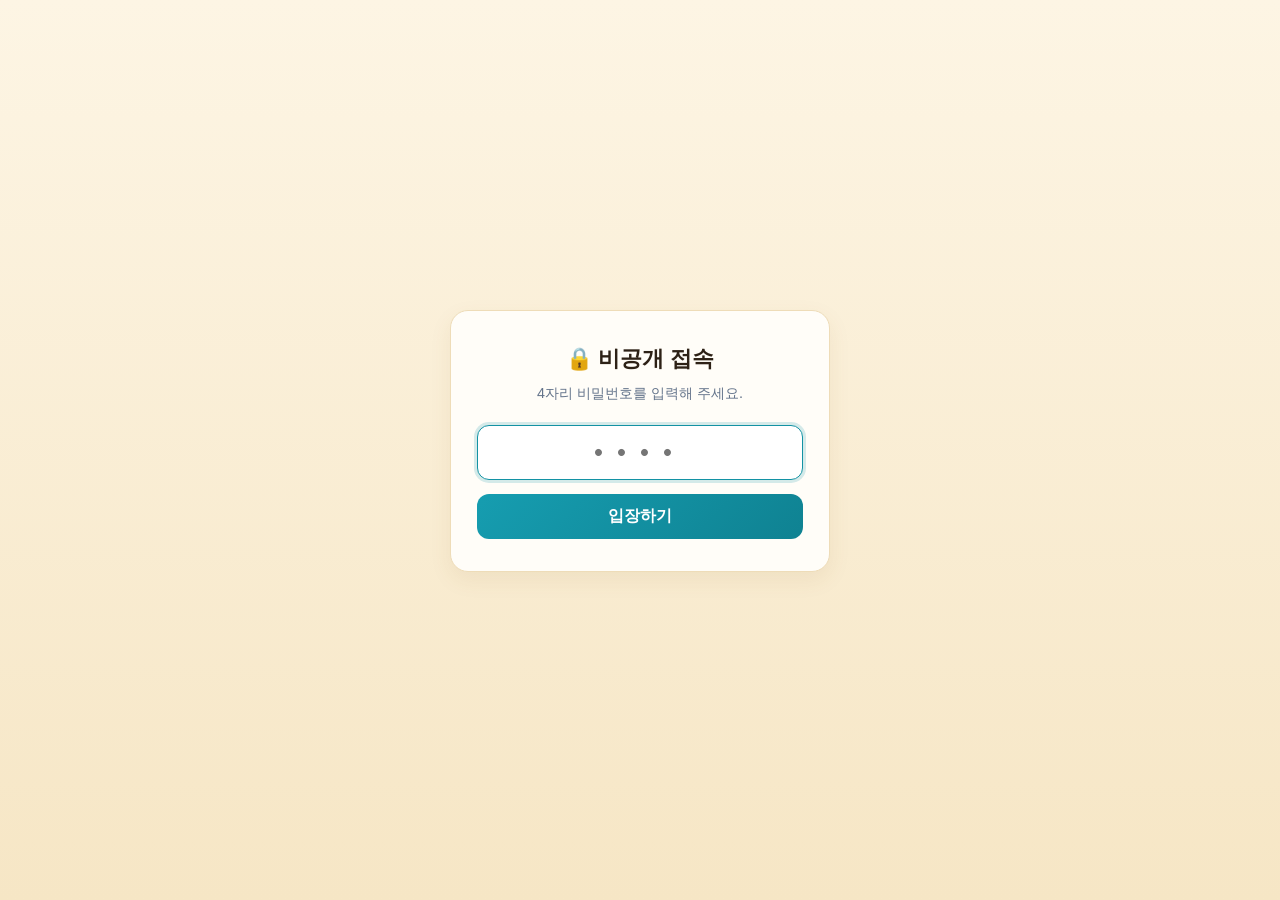
<file: templates/login.html>
<!DOCTYPE html>
<html lang="ko">
<head>
  <meta charset="UTF-8" />
  <meta name="viewport" content="width=device-width, initial-scale=1.0" />
  <title>비공개 접속</title>
  <link rel="icon" type="image/png" href="/static/images/app-icon.png" />
  <link rel="apple-touch-icon" href="/static/images/app-icon.png" />
  <link rel="manifest" href="/static/manifest.json" />
  <meta name="theme-color" content="#d89b32" />
  <link rel="stylesheet" href="/static/style.css" />
  <style>
    body {
      display: flex;
      align-items: center;
      justify-content: center;
      min-height: 100vh;
      padding: 20px;
    }
    .pin-card {
      width: 100%;
      max-width: 380px;
      text-align: center;
      padding: 32px 26px;
    }
    .pin-card h2 {
      font-size: 1.35rem;
      margin-bottom: 8px;
      color: #2d2116;
    }
    .pin-desc {
      font-size: 0.9rem;
      color: #64748b;
      margin-bottom: 20px;
    }
    .pin-input {
      width: 100%;
      text-align: center;
      font-size: 1.6rem;
      letter-spacing: 0.55em;
      padding: 12px 14px;
      border: 1.5px solid #e6d1a7;
      border-radius: 12px;
      margin-bottom: 14px;
      outline: none;
    }
    .pin-input:focus {
      border-color: #1392a4;
      box-shadow: 0 0 0 3px rgba(19, 146, 164, 0.18);
    }
    .pin-submit {
      width: 100%;
      padding: 12px;
      font-size: 1rem;
      font-weight: 700;
      color: #ffffff;
      background: linear-gradient(135deg, #169db0 0%, #0f8292 100%);
      border: none;
      border-radius: 12px;
      cursor: pointer;
    }
    .pin-submit:disabled {
      opacity: 0.6;
      cursor: not-allowed;
    }
    .pin-error {
      margin-top: 14px;
      font-size: 0.88rem;
      color: #b91c1c;
      background-color: #fef2f2;
      border: 1px solid #fecaca;
      border-radius: 8px;
      padding: 10px 12px;
      display: none;
    }
  </style>
</head>
<body>
  <div class="card pin-card">
    <h2>🔒 비공개 접속</h2>
    <p class="pin-desc">4자리 비밀번호를 입력해 주세요.</p>
    <form id="pinForm">
      <input
        type="password"
        id="pinInput"
        class="pin-input"
        inputmode="numeric"
        pattern="[0-9]{4}"
        maxlength="4"
        autocomplete="off"
        placeholder="••••"
        required
        autofocus
      />
      <button type="submit" id="pinSubmitBtn" class="pin-submit">입장하기</button>
    </form>
    <div id="pinError" class="pin-error"></div>
  </div>

  <script>
    const form = document.getElementById("pinForm");
    const input = document.getElementById("pinInput");
    const btn = document.getElementById("pinSubmitBtn");
    const errBox = document.getElementById("pinError");

    form.addEventListener("submit", async (e) => {
      e.preventDefault();
      errBox.style.display = "none";
      btn.disabled = true;

      try {
        const res = await fetch("/api/auth/login", {
          method: "POST",
          headers: { "Content-Type": "application/json" },
          body: JSON.stringify({ pin: input.value.trim() })
        });
        const data = await res.json();
        if (res.ok) {
          window.location.href = "/";
          return;
        }
        errBox.textContent = data.error || "접속할 수 없습니다.";
        errBox.style.display = "block";
        input.value = "";
        input.focus();
      } catch (err) {
        errBox.textContent = "서버 연결에 실패했습니다.";
        errBox.style.display = "block";
      } finally {
        btn.disabled = false;
      }
    });
  </script>
</body>
</html>
</file>
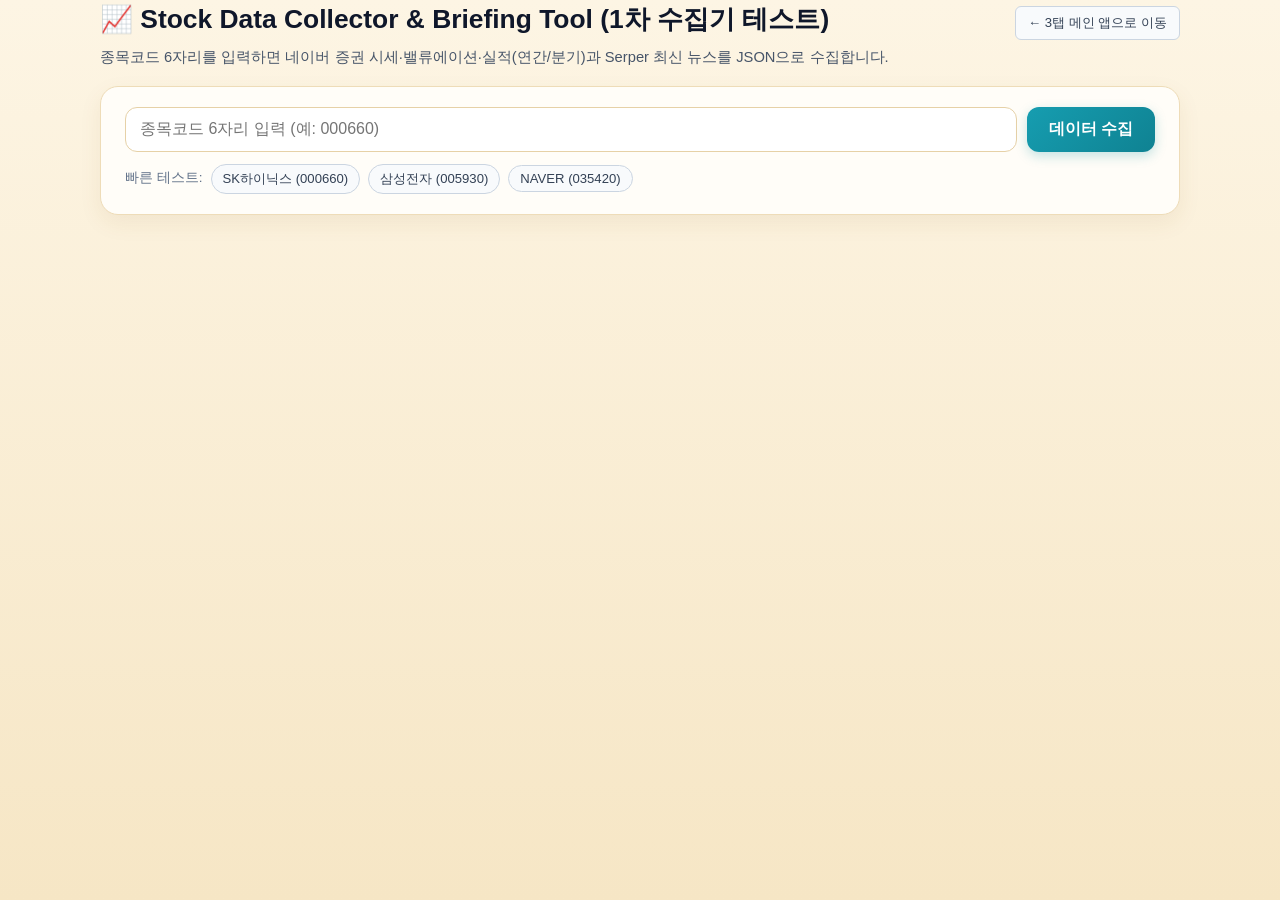
<file: templates/test_collector.html>
<!DOCTYPE html>
<html lang="ko">
<head>
  <meta charset="UTF-8" />
  <meta name="viewport" content="width=device-width, initial-scale=1.0" />
  <title>Stock Data Collector &amp; Briefing Tool</title>
  <link rel="stylesheet" href="/static/style.css" />
</head>
<body>
  <div class="container">
    <header class="page-header">
      <div style="display:flex; justify-content:space-between; align-items:center; flex-wrap:wrap; gap:8px;">
        <h1>📈 Stock Data Collector &amp; Briefing Tool (1차 수집기 테스트)</h1>
        <a href="/" class="secondary-btn" style="text-decoration:none;">← 3탭 메인 앱으로 이동</a>
      </div>
      <p class="subtitle">종목코드 6자리를 입력하면 네이버 증권 시세·밸류에이션·실적(연간/분기)과 Serper 최신 뉴스를 JSON으로 수집합니다.</p>
    </header>

    <!-- 검색 영역 -->
    <section class="card search-section">
      <form id="searchForm" class="search-form">
        <input
          type="text"
          id="stockCodeInput"
          maxlength="6"
          placeholder="종목코드 6자리 입력 (예: 000660)"
          autocomplete="off"
        />
        <button type="submit" id="searchBtn">데이터 수집</button>
      </form>
      <div class="quick-examples">
        <span>빠른 테스트:</span>
        <button type="button" class="chip-btn" data-code="000660">SK하이닉스 (000660)</button>
        <button type="button" class="chip-btn" data-code="005930">삼성전자 (005930)</button>
        <button type="button" class="chip-btn" data-code="035420">NAVER (035420)</button>
      </div>
    </section>

    <!-- 로딩 및 에러 표시 영역 -->
    <div id="loadingBox" class="loading-box hidden">
      ⏳ 네이버 증권 데이터와 최신 뉴스를 수집하고 있습니다...
    </div>

    <div id="errorBanner" class="error-banner hidden"></div>

    <!-- 수집 결과 영역 -->
    <main id="resultSection" class="result-section hidden">
      <!-- 1. 기업 프로필 및 현재 시세 -->
      <section class="card">
        <div class="stock-header" id="stockHeader">
          <div>
            <span class="badge-market" id="stockMarket">-</span>
            <h2 id="stockName">-</h2>
            <span class="stock-code" id="stockCode">-</span>
          </div>
          <div class="price-main">
            <strong id="currentPrice" class="current-price">-</strong>
            <span id="priceChange" class="price-change">-</span>
          </div>
        </div>

        <div class="info-grid" id="priceGrid"></div>
      </section>

      <!-- 2. 투자정보 & 밸류에이션 / 동종업종 -->
      <section class="card">
        <div class="section-title-row">
          <h3>📊 투자정보 &amp; 밸류에이션</h3>
          <span class="unit-note" id="consensusDateNote"></span>
        </div>
        <div class="info-grid" id="valuationGrid"></div>

        <div class="peers-box">
          <h4>동일업종 주요 종목 비교</h4>
          <div id="peersList" class="peers-list"></div>
        </div>
      </section>

      <!-- 3. 기업실적분석 (연간 / 분기 분리) -->
      <section class="card">
        <div class="section-title-row">
          <h3>📑 기업실적분석 (시계열)</h3>
          <span class="unit-note">단위: 억원 (비율: %, 주당지표: 원/배) · <span class="badge-consensus">추정(E)</span></span>
        </div>

        <h4 class="table-subtitle">연간 실적 (Annual)</h4>
        <div class="table-wrap">
          <table class="finance-table">
            <thead>
              <tr>
                <th>기간</th>
                <th>매출액</th>
                <th>영업이익</th>
                <th>당기순이익</th>
                <th>영업이익률</th>
                <th>ROE(%)</th>
                <th>부채비율</th>
                <th>EPS(원)</th>
                <th>PER(배)</th>
                <th>PBR(배)</th>
                <th>배당금(원)</th>
              </tr>
            </thead>
            <tbody id="annualTableBody"></tbody>
          </table>
        </div>

        <h4 class="table-subtitle">분기 실적 (Quarterly)</h4>
        <div class="table-wrap">
          <table class="finance-table">
            <thead>
              <tr>
                <th>기간</th>
                <th>매출액</th>
                <th>영업이익</th>
                <th>당기순이익</th>
                <th>영업이익률</th>
                <th>ROE(%)</th>
                <th>부채비율</th>
                <th>EPS(원)</th>
                <th>PER(배)</th>
                <th>PBR(배)</th>
                <th>배당금(원)</th>
              </tr>
            </thead>
            <tbody id="quarterlyTableBody"></tbody>
          </table>
        </div>
      </section>

      <!-- 4. 최신 관련 뉴스 (Serper API) -->
      <section class="card">
        <div class="section-title-row">
          <h3>📰 최신 관련 뉴스 (Serper News API)</h3>
          <span class="unit-note" id="newsCountNote"></span>
        </div>
        <ul id="newsList" class="news-list"></ul>
      </section>

      <!-- 5. 챗봇 전달용 원본 JSON 확인 -->
      <section class="card">
        <div class="section-title-row">
          <h3>📦 수집된 원본 JSON (챗봇 전달용)</h3>
          <button type="button" id="rawJsonToggle" class="secondary-btn">JSON 펼치기 / 접기</button>
        </div>
        <pre id="rawJsonOutput" class="raw-json hidden"></pre>
      </section>
    </main>
  </div>

  <script src="/static/test_collector.js"></script>
</body>
</html>
</file>
<file: static/style.css>
* {
  box-sizing: border-box;
  margin: 0;
  padding: 0;
}

body {
  font-family: -apple-system, BlinkMacSystemFont, "Segoe UI", Roboto, "Noto Sans KR", sans-serif;
  background-color: #f1f5f9;
  color: #1e293b;
  line-height: 1.5;
  padding: 24px 16px 48px;
}

.container {
  max-width: 1080px;
  margin: 0 auto;
}

.page-header {
  margin-bottom: 20px;
}

.page-header h1 {
  font-size: 1.65rem;
  font-weight: 700;
  color: #0f172a;
  margin-bottom: 6px;
}

.subtitle {
  font-size: 0.92rem;
  color: #475569;
}

.card {
  background-color: #ffffff;
  border: 1px solid #e2e8f0;
  border-radius: 12px;
  padding: 20px 24px;
  margin-bottom: 18px;
  box-shadow: 0 1px 3px rgba(15, 23, 42, 0.05);
}

.hidden {
  display: none !important;
}

/* 분석/로딩 중 마우스 커서 표시 */
body.is-loading,
body.is-loading * {
  cursor: progress !important;
}

/* 중복 클릭 방지 전역 로딩 인디케이터 오버레이 */
.global-loading-overlay {
  position: fixed;
  inset: 0;
  z-index: 9999;
  display: flex;
  align-items: center;
  justify-content: center;
  background-color: rgba(253, 245, 228, 0.72);
  backdrop-filter: blur(3px);
  pointer-events: all;
}

.global-loading-card {
  display: flex;
  flex-direction: column;
  align-items: center;
  gap: 12px;
  max-width: 420px;
  width: 90%;
  padding: 24px 28px;
  background-color: #fffdf8;
  border: 1.5px solid #e6d0a4;
  border-radius: 18px;
  box-shadow: 0 14px 34px rgba(130, 86, 20, 0.2);
}

.global-loading-tip {
  font-size: 0.85rem;
  font-weight: 500;
  color: #0e7482;
  background-color: #f0fdfa;
  border: 1px solid #cceef3;
  border-radius: 10px;
  padding: 9px 14px;
  text-align: center;
  line-height: 1.5;
  width: 100%;
}

.loading-spinner {
  width: 38px;
  height: 38px;
  border: 4px solid #d5f2f6;
  border-top-color: #1392a4;
  border-radius: 50%;
  animation: spinLoader 0.8s linear infinite;
}

.global-loading-text {
  font-size: 0.95rem;
  font-weight: 600;
  color: #2d2116;
  text-align: center;
}

@keyframes spinLoader {
  to { transform: rotate(360deg); }
}

/* 검색 영역 */
.search-form {
  display: flex;
  gap: 10px;
}

.search-form input {
  flex: 1;
  padding: 12px 14px;
  font-size: 1rem;
  border: 1px solid #cbd5e1;
  border-radius: 8px;
  outline: none;
}

.search-form input:focus {
  border-color: #2563eb;
  box-shadow: 0 0 0 3px rgba(37, 99, 235, 0.15);
}

.search-form button {
  padding: 12px 22px;
  font-size: 0.98rem;
  font-weight: 600;
  color: #ffffff;
  background-color: #2563eb;
  border: none;
  border-radius: 8px;
  cursor: pointer;
}

.search-form button:hover {
  background-color: #1d4ed8;
}

.search-form button:disabled {
  background-color: #94a3b8;
  cursor: not-allowed;
}

.quick-examples {
  display: flex;
  align-items: center;
  flex-wrap: wrap;
  gap: 8px;
  margin-top: 12px;
  font-size: 0.85rem;
  color: #64748b;
}

.chip-btn {
  padding: 5px 11px;
  font-size: 0.82rem;
  background-color: #f8fafc;
  color: #334155;
  border: 1px solid #cbd5e1;
  border-radius: 999px;
  cursor: pointer;
}

.chip-btn:hover {
  background-color: #e2e8f0;
}

/* 관심종목 고정 버튼 및 고정 바 */
.chip-group {
  display: inline-flex;
  align-items: center;
  border: 1px solid #cbd5e1;
  border-radius: 999px;
  background-color: #f8fafc;
  overflow: hidden;
}

.chip-group .chip-btn {
  border: none;
  border-radius: 0;
  background-color: transparent;
}

.chip-group .chip-btn:hover {
  background-color: #e2e8f0;
}

.pin-btn {
  border: none;
  border-left: 1px solid #e2e8f0;
  background-color: transparent;
  padding: 5px 8px;
  font-size: 0.78rem;
  cursor: pointer;
  opacity: 0.55;
  transition: all 0.15s ease;
}

.pin-btn:hover {
  opacity: 1;
  background-color: #e2e8f0;
}

.pin-btn.pinned {
  opacity: 1;
  background-color: #dbeafe;
  color: #1d4ed8;
}

.pinned-row {
  padding: 8px 12px;
  background-color: #fefce8;
  border: 1px solid #fde68a;
  border-radius: 8px;
}

.pinned-list {
  display: flex;
  flex-wrap: wrap;
  gap: 8px;
  align-items: center;
}

.pinned-chip-group {
  border-color: #f59e0b;
  background-color: #ffffff;
}

/* 탭 4: 주린이를 위한 한줄 정리 */
.oneline-summary-box {
  padding: 16px 18px;
  background: linear-gradient(135deg, #eff6ff 0%, #f0fdf4 100%);
  border: 1px solid #bfdbfe;
  border-left: 4px solid #2563eb;
  border-radius: 10px;
  font-size: 0.96rem;
  color: #0f172a;
  line-height: 1.65;
  margin-bottom: 16px;
}

.average-price-box {
  background-color: #f8fafc;
  border: 1px solid #e2e8f0;
  border-radius: 10px;
  padding: 14px 18px;
}

.average-price-list {
  list-style: none;
  padding: 0;
  margin: 0;
  display: grid;
  grid-template-columns: repeat(3, 1fr);
  gap: 12px;
}

.avg-item {
  display: flex;
  flex-direction: column;
  gap: 4px;
  padding: 8px 12px;
  background-color: #ffffff;
  border: 1px solid #e2e8f0;
  border-radius: 8px;
}

.avg-label {
  font-size: 0.8rem;
  color: #64748b;
  font-weight: 500;
}

.avg-value {
  font-size: 1.15rem;
  font-weight: 700;
  color: #0f172a;
}

.avg-value.up {
  color: #dc2626;
}

.avg-value.down {
  color: #2563eb;
}

.summary-table td:first-child {
  font-weight: 600;
  color: #475569;
  white-space: nowrap;
}

.summary-table td:last-child {
  text-align: left;
  color: #334155;
}

.avg-edit-form {
  display: flex;
  flex-wrap: wrap;
  gap: 8px;
  margin-top: 10px;
}

.avg-edit-form input {
  flex: 1;
  min-width: 140px;
  padding: 8px 10px;
  border: 1px solid #cbd5e1;
  border-radius: 6px;
  font-size: 0.88rem;
}

.avg-edit-form button {
  padding: 8px 16px;
  background-color: #2563eb;
  color: #ffffff;
  border: none;
  border-radius: 6px;
  font-weight: 600;
  cursor: pointer;
}

/* 설명 수준 선택 버튼 (초급 / 중급 / 고급) */
.level-selector {
  display: flex;
  align-items: center;
  flex-wrap: wrap;
  gap: 8px;
  margin-top: 10px;
}

.level-label {
  font-size: 0.85rem;
  font-weight: 600;
  color: #475569;
}

.level-btn {
  padding: 5px 14px;
  font-size: 0.85rem;
  font-weight: 600;
  background-color: #f8fafc;
  color: #475569;
  border: 1px solid #cbd5e1;
  border-radius: 999px;
  cursor: pointer;
  transition: all 0.15s ease;
}

.level-btn:hover {
  background-color: #e2e8f0;
  color: #0f172a;
}

.level-btn.active {
  background-color: #2563eb;
  color: #ffffff;
  border-color: #2563eb;
  box-shadow: 0 1px 3px rgba(37, 99, 235, 0.25);
}

/* 네이버 금융 스타일 컨센서스 위젯 */
.consensus-widget {
  margin-top: 18px;
  padding: 16px 18px;
  background-color: #ffffff;
  border: 1px solid #e2e8f0;
  border-radius: 10px;
  max-width: 420px;
}

.consensus-header {
  margin-bottom: 12px;
}

.consensus-title-link {
  display: inline-flex;
  align-items: center;
  gap: 4px;
  font-size: 1rem;
  font-weight: 700;
  color: #0f172a;
  text-decoration: none;
}

.consensus-title-link:hover {
  color: #2563eb;
}

.consensus-graph {
  display: grid;
  grid-template-columns: repeat(5, 1fr);
  gap: 8px;
  margin-bottom: 16px;
}

.consensus-step {
  display: flex;
  flex-direction: column;
  align-items: center;
  gap: 6px;
}

.consensus-bar {
  width: 100%;
  height: 26px;
  border-radius: 6px;
  background-color: #dfe3e8;
  display: flex;
  align-items: center;
  justify-content: center;
  transition: background-color 0.2s ease;
}

.consensus-score {
  font-size: 0.85rem;
  font-weight: 700;
  color: #ffffff;
}

.consensus-step-label {
  font-size: 0.78rem;
  color: #64748b;
  font-weight: 500;
}

.consensus-step.active.step-1 .consensus-bar { background-color: #2563eb; }
.consensus-step.active.step-1 .consensus-step-label { color: #2563eb; font-weight: 700; }

.consensus-step.active.step-2 .consensus-bar { background-color: #3b82f6; }
.consensus-step.active.step-2 .consensus-step-label { color: #3b82f6; font-weight: 700; }

.consensus-step.active.step-3 .consensus-bar { background-color: #64748b; }
.consensus-step.active.step-3 .consensus-step-label { color: #475569; font-weight: 700; }

.consensus-step.active.step-4 .consensus-bar { background-color: #f59e0b; }
.consensus-step.active.step-4 .consensus-step-label { color: #d97706; font-weight: 700; }

.consensus-step.active.step-5 .consensus-bar { background-color: #ef4444; }
.consensus-step.active.step-5 .consensus-step-label { color: #dc2626; font-weight: 700; }

.consensus-target-row {
  display: flex;
  justify-content: space-between;
  align-items: baseline;
  margin-bottom: 10px;
}

.consensus-target-label {
  font-size: 0.92rem;
  color: #475569;
  font-weight: 500;
}

.consensus-target-value {
  font-size: 1.35rem;
  font-weight: 700;
  color: #0f172a;
}

.consensus-desc-list {
  list-style: none;
  padding: 0;
  margin: 0;
  font-size: 0.78rem;
  color: #64748b;
  line-height: 1.5;
}

/* 이해도별 데이터 해설 박스 */
.level-guide-box {
  margin-top: 12px;
  padding: 12px 14px;
  background-color: #f8fafc;
  border-left: 3px solid #2563eb;
  border-radius: 6px;
  font-size: 0.85rem;
  color: #334155;
  line-height: 1.55;
}

.level-guide-box .guide-badge {
  display: inline-block;
  font-size: 0.74rem;
  font-weight: 700;
  padding: 2px 8px;
  border-radius: 999px;
  background-color: #dbeafe;
  color: #1d4ed8;
  margin-bottom: 6px;
}

.level-guide-box p {
  margin: 4px 0 0;
}

/* 로딩 및 에러 배너 */
.loading-box {
  background-color: #eff6ff;
  border: 1px solid #bfdbfe;
  color: #1e40af;
  padding: 14px 18px;
  border-radius: 10px;
  margin-bottom: 18px;
  font-weight: 500;
}

.error-banner {
  background-color: #fef2f2;
  border: 1px solid #fecaca;
  color: #b91c1c;
  padding: 14px 18px;
  border-radius: 10px;
  margin-bottom: 18px;
  font-size: 0.92rem;
}

.error-banner ul {
  margin-left: 18px;
  margin-top: 4px;
}

/* 종목 헤더 및 등락 색상 (한국 증시 기준: 상승=빨강, 하락=파랑) */
.stock-header {
  display: flex;
  justify-content: space-between;
  align-items: flex-end;
  flex-wrap: wrap;
  gap: 12px;
  padding-bottom: 16px;
  border-bottom: 1px solid #e2e8f0;
  margin-bottom: 16px;
}

.badge-market {
  display: inline-block;
  font-size: 0.75rem;
  font-weight: 600;
  padding: 2px 8px;
  border-radius: 4px;
  background-color: #e2e8f0;
  color: #334155;
  margin-bottom: 4px;
}

.stock-header h2 {
  display: inline-block;
  font-size: 1.5rem;
  margin-right: 8px;
  vertical-align: middle;
}

.stock-code {
  font-size: 0.95rem;
  color: #64748b;
  font-weight: 500;
}

.price-main {
  text-align: right;
}

.current-price {
  display: block;
  font-size: 1.75rem;
  font-weight: 700;
}

.price-change {
  font-size: 0.95rem;
  font-weight: 600;
}

.up {
  color: #dc2626;
}

.down {
  color: #2563eb;
}

.flat {
  color: #64748b;
}

/* 정보 그리드 */
.section-title-row {
  display: flex;
  justify-content: space-between;
  align-items: center;
  flex-wrap: wrap;
  gap: 8px;
  margin-bottom: 14px;
}

.section-title-row h3 {
  font-size: 1.1rem;
  color: #0f172a;
}

.unit-note {
  font-size: 0.82rem;
  color: #64748b;
}

.info-grid {
  display: grid;
  grid-template-columns: repeat(auto-fill, minmax(180px, 1fr));
  gap: 12px;
}

.metric-box {
  background-color: #f8fafc;
  border: 1px solid #e2e8f0;
  border-radius: 8px;
  padding: 10px 12px;
}

.metric-label {
  display: block;
  font-size: 0.78rem;
  color: #64748b;
  margin-bottom: 4px;
}

.metric-value {
  font-size: 1.02rem;
  font-weight: 600;
  color: #0f172a;
}

/* 동종업종 비교 */
.peers-box {
  margin-top: 18px;
  padding-top: 14px;
  border-top: 1px solid #e2e8f0;
}

.peers-box h4 {
  font-size: 0.92rem;
  color: #334155;
  margin-bottom: 10px;
}

.peers-list {
  display: flex;
  flex-wrap: wrap;
  gap: 8px;
}

.peer-chip {
  background-color: #f8fafc;
  border: 1px solid #cbd5e1;
  border-radius: 8px;
  padding: 6px 12px;
  font-size: 0.85rem;
}

/* 기업실적분석 테이블 */
.table-subtitle {
  font-size: 0.95rem;
  color: #334155;
  margin: 14px 0 8px;
}

.table-wrap {
  overflow-x: auto;
  margin-bottom: 12px;
}

.finance-table {
  width: 100%;
  border-collapse: collapse;
  font-size: 0.86rem;
  white-space: nowrap;
}

.finance-table th,
.finance-table td {
  padding: 9px 10px;
  border-bottom: 1px solid #e2e8f0;
  text-align: right;
}

.finance-table th:first-child,
.finance-table td:first-child {
  text-align: left;
  font-weight: 600;
}

.finance-table thead th {
  background-color: #f8fafc;
  color: #475569;
  font-weight: 600;
}

.finance-table tr.consensus-row {
  background-color: #fffbeb;
}

.badge-consensus {
  display: inline-block;
  font-size: 0.72rem;
  font-weight: 700;
  padding: 2px 6px;
  border-radius: 4px;
  background-color: #fef3c7;
  color: #b45309;
  border: 1px solid #fcd34d;
  margin-left: 4px;
}

/* 뉴스 리스트 */
.news-list {
  list-style: none;
}

.news-item {
  padding: 12px 0;
  border-bottom: 1px solid #e2e8f0;
}

.news-item:last-child {
  border-bottom: none;
}

.news-title {
  display: inline-block;
  font-size: 1rem;
  font-weight: 600;
  color: #1d4ed8;
  text-decoration: none;
  margin-bottom: 4px;
}

.news-title:hover {
  text-decoration: underline;
}

.news-meta {
  font-size: 0.8rem;
  color: #64748b;
  margin-bottom: 4px;
}

.news-desc {
  font-size: 0.88rem;
  color: #334155;
}

/* 원본 JSON 확인 */
.secondary-btn {
  padding: 6px 12px;
  font-size: 0.82rem;
  background-color: #f8fafc;
  color: #334155;
  border: 1px solid #cbd5e1;
  border-radius: 6px;
  cursor: pointer;
}

.secondary-btn:hover {
  background-color: #e2e8f0;
}

.raw-json {
  background-color: #0f172a;
  color: #e2e8f0;
  padding: 14px;
  border-radius: 8px;
  font-size: 0.8rem;
  overflow-x: auto;
  max-height: 420px;
}

/* =====================================================
   2차 확장: 3탭 네비게이션, 채팅 UI, 차트 레이아웃
   ===================================================== */
.header-top {
  display: flex;
  justify-content: space-between;
  align-items: flex-start;
  flex-wrap: wrap;
  gap: 12px;
  margin-bottom: 16px;
}

.nav-link-btn {
  text-decoration: none;
  display: inline-block;
}

.tab-nav {
  display: flex;
  flex-wrap: wrap;
  gap: 8px;
  border-bottom: 2px solid #e2e8f0;
  padding-bottom: 10px;
}

.tab-btn {
  padding: 10px 16px;
  font-size: 0.94rem;
  font-weight: 600;
  background-color: #ffffff;
  color: #475569;
  border: 1px solid #cbd5e1;
  border-radius: 8px;
  cursor: pointer;
  transition: all 0.15s ease;
}

.tab-btn:hover {
  background-color: #f8fafc;
  color: #0f172a;
}

.tab-btn.active {
  background-color: #2563eb;
  color: #ffffff;
  border-color: #2563eb;
}

.naver-link-btn {
  display: inline-flex;
  align-items: center;
  text-decoration: none;
  margin-left: auto;
  color: #15803d;
  border-color: #86efac;
  background-color: #f0fdf4;
}

.naver-link-btn:hover {
  background-color: #dcfce7;
  color: #166534;
  border-color: #4ade80;
}

.panel-desc {
  font-size: 0.88rem;
  color: #475569;
  margin-bottom: 14px;
}

.input-row {
  display: flex;
  align-items: center;
  flex-wrap: wrap;
  gap: 10px;
  margin-bottom: 12px;
}

.input-row input {
  width: 220px;
  padding: 10px 12px;
  font-size: 0.95rem;
  border: 1px solid #cbd5e1;
  border-radius: 8px;
  outline: none;
}

.input-row input:focus {
  border-color: #2563eb;
}

.inline-chips {
  margin-top: 0;
}

.summary-strip {
  display: flex;
  flex-wrap: wrap;
  gap: 12px;
  background-color: #f8fafc;
  border: 1px solid #e2e8f0;
  border-radius: 8px;
  padding: 10px 14px;
  margin-bottom: 14px;
  font-size: 0.88rem;
}

.summary-strip span strong {
  color: #0f172a;
}

/* 채팅 UI */
.chat-box {
  border: 1px solid #e2e8f0;
  border-radius: 10px;
  background-color: #f8fafc;
  overflow: hidden;
}

.chat-messages {
  height: 360px;
  overflow-y: auto;
  padding: 16px;
  display: flex;
  flex-direction: column;
  gap: 12px;
}

.chat-msg {
  display: flex;
}

.chat-msg.user {
  justify-content: flex-end;
}

.chat-msg.assistant {
  justify-content: flex-start;
}

.chat-bubble {
  max-width: 82%;
  padding: 10px 14px;
  border-radius: 12px;
  font-size: 0.92rem;
  white-space: pre-wrap;
  word-break: break-word;
}

.chat-msg.user .chat-bubble {
  background-color: #2563eb;
  color: #ffffff;
  border-bottom-right-radius: 4px;
}

.chat-msg.assistant .chat-bubble {
  background-color: #ffffff;
  color: #1e293b;
  border: 1px solid #e2e8f0;
  border-bottom-left-radius: 4px;
}

.chat-input-form {
  display: flex;
  gap: 8px;
  padding: 10px 12px;
  background-color: #ffffff;
  border-top: 1px solid #e2e8f0;
}

.chat-input-form input {
  flex: 1;
  padding: 10px 12px;
  font-size: 0.94rem;
  border: 1px solid #cbd5e1;
  border-radius: 8px;
  outline: none;
}

.chat-input-form input:focus {
  border-color: #2563eb;
}

.chat-input-form button {
  padding: 10px 18px;
  font-size: 0.92rem;
  font-weight: 600;
  background-color: #2563eb;
  color: #ffffff;
  border: none;
  border-radius: 8px;
  cursor: pointer;
}

.chat-input-form button:disabled {
  background-color: #94a3b8;
  cursor: not-allowed;
}

/* 차트 레이아웃 */
.chart-two-col {
  display: grid;
  grid-template-columns: repeat(auto-fit, minmax(320px, 1fr));
  gap: 18px;
}

.chart-canvas-wrap {
  position: relative;
  height: 300px;
  margin-top: 10px;
}

.chart-canvas-wrap.tall {
  height: 360px;
}

/* =====================================================
   마크다운 채팅 렌더링 & 접기/펼치기 데이터 패널
   ===================================================== */
.data-details {
  margin-top: 18px;
  border-top: 1px solid #e2e8f0;
  padding-top: 14px;
}

.data-details summary {
  cursor: pointer;
  font-weight: 600;
  font-size: 0.94rem;
  color: #1d4ed8;
  margin-bottom: 10px;
}

.chat-msg.assistant .chat-bubble {
  white-space: normal;
  line-height: 1.6;
}

.chat-bubble h2,
.chat-bubble h3,
.chat-bubble h4 {
  margin: 10px 0 6px;
  color: #0f172a;
  font-weight: 700;
}

.chat-bubble h2 { font-size: 1.08rem; }
.chat-bubble h3 { font-size: 1rem; }
.chat-bubble h4 { font-size: 0.95rem; }

.chat-bubble p {
  margin: 6px 0;
}

.chat-bubble ul,
.chat-bubble ol {
  margin: 6px 0 8px 20px;
}

.chat-bubble li {
  margin-bottom: 4px;
}

.chat-bubble hr {
  border: none;
  border-top: 1px solid #e2e8f0;
  margin: 10px 0;
}

.chat-bubble code {
  background-color: #f1f5f9;
  padding: 2px 5px;
  border-radius: 4px;
  font-family: Consolas, monospace;
  font-size: 0.85em;
}

.chat-bubble strong {
  color: #0f172a;
  font-weight: 700;
}

/* =====================================================
   오리오(Orio) 스타일 웜 골드 · 틸 테마 (CSS 전용 디자인)
   ===================================================== */
body {
  background: linear-gradient(180deg, #fdf5e4 0%, #f6e6c5 100%);
  color: #2d2116;
  min-height: 100vh;
  padding: 0 16px 48px;
}

.page-header {
  position: relative;
  overflow: visible;
  display: block;
  min-height: auto;
  background: transparent;
  border: none;
  border-radius: 0;
  padding: 0;
  margin-bottom: 18px;
  box-shadow: none;
}

.page-header::before {
  display: none;
}

.hero-banner-wrap {
  position: relative;
  width: 100vw;
  margin-left: calc(50% - 50vw);
  overflow: hidden;
  background-color: #d89b32;
}

.hero-banner-img {
  display: block;
  width: 100%;
  height: auto;
  max-height: 560px;
  object-fit: cover;
  object-position: center top;
}

.hero-banner-wrap::after {
  content: "";
  position: absolute;
  left: 0;
  right: 0;
  bottom: 0;
  height: 22%;
  background: linear-gradient(to bottom, rgba(253, 245, 228, 0) 0%, #fdf5e4 100%);
  pointer-events: none;
}

.page-header::after {
  display: none;
}

.header-top {
  position: relative;
  z-index: 2;
  padding: 6px 4px 0;
  margin-bottom: 0;
  justify-content: flex-end;
}

.header-top > div:first-child {
  display: none;
}

.nav-link-btn {
  background-color: rgba(255, 253, 248, 0.9);
  color: #7c4d0f;
  border: 1px solid #e6d0a4;
  border-radius: 999px;
  padding: 7px 14px;
  font-weight: 600;
  box-shadow: 0 2px 8px rgba(130, 86, 20, 0.08);
}

.nav-link-btn:hover {
  background-color: #ffffff;
}

.tab-nav {
  position: relative;
  z-index: 2;
  border-bottom: none;
  padding: 10px 4px 6px;
  margin-top: 0;
}

.tab-btn {
  background-color: rgba(255, 255, 255, 0.86);
  color: #4a3723;
  border: 1px solid rgba(255, 255, 255, 0.65);
  border-radius: 999px;
  padding: 9px 16px;
  box-shadow: 0 2px 6px rgba(102, 62, 6, 0.1);
}

.tab-btn:hover {
  background-color: #ffffff;
  color: #2d2116;
}

.tab-btn.active {
  background-color: #1392a4;
  color: #ffffff;
  border-color: #1392a4;
  box-shadow: 0 4px 12px rgba(19, 146, 164, 0.35);
}

.card {
  background-color: #fffdf8;
  border: 1px solid #eedcb8;
  border-radius: 18px;
  box-shadow: 0 8px 22px rgba(130, 86, 20, 0.08);
}

.section-title-row h3,
.section-title-row h4 {
  color: #2d2116;
}

.search-form input,
.chat-input-form input,
.avg-edit-form input {
  background-color: #ffffff;
  border: 1.5px solid #e6d1a7;
  border-radius: 12px;
}

.search-form input:focus,
.chat-input-form input:focus,
.avg-edit-form input:focus {
  border-color: #1392a4;
  box-shadow: 0 0 0 3px rgba(19, 146, 164, 0.18);
}

.search-form button,
.chat-input-form button,
.avg-edit-form button {
  background: linear-gradient(135deg, #169db0 0%, #0f8292 100%);
  border-radius: 12px;
  box-shadow: 0 4px 12px rgba(19, 146, 164, 0.25);
}

.search-form button:hover,
.chat-input-form button:hover,
.avg-edit-form button:hover {
  background: linear-gradient(135deg, #12899a 0%, #0c6e7c 100%);
}

.chip-group {
  background-color: #fff8ea;
  border-color: #e6d0a4;
}

.chip-group .chip-btn:hover,
.chip-btn:hover {
  background-color: #fdead0;
}

.level-btn {
  background-color: #fff8ea;
  border-color: #e6d0a4;
  color: #5c452d;
}

.level-btn.active {
  background-color: #1392a4;
  border-color: #1392a4;
  color: #ffffff;
  box-shadow: 0 3px 10px rgba(19, 146, 164, 0.28);
}

.metric-box,
.average-price-box {
  background-color: #fffaf0;
  border-color: #eedcb8;
  border-radius: 12px;
}

.avg-item {
  border-color: #eedcb8;
  border-radius: 10px;
}

.level-guide-box {
  background-color: #f2fbfc;
  border-left: 4px solid #1392a4;
  border-radius: 10px;
}

.level-guide-box .guide-badge {
  background-color: #d5f2f6;
  color: #0e7482;
}

.oneline-summary-box {
  background: linear-gradient(135deg, #fff8e6 0%, #eefbfc 100%);
  border: 1px solid #e6d0a4;
  border-left: 5px solid #e08d1e;
  border-radius: 14px;
}

.chat-box {
  border-color: #eedcb8;
  border-radius: 14px;
  background-color: #fffaf0;
}

.chat-msg.user .chat-bubble {
  background: linear-gradient(135deg, #169db0 0%, #0f8292 100%);
  color: #ffffff;
}

.chat-msg.assistant .chat-bubble {
  background-color: #ffffff;
  border-color: #eedcb8;
}

/* =====================================================
   배경 장식 동그라미 (글자를 가리지 않도록 z-index: 0 배치)
   ===================================================== */
.container {
  position: relative;
  z-index: 1;
}

.floating-circles {
  position: fixed;
  inset: 0;
  z-index: 0;
  pointer-events: none;
  overflow: hidden;
}

.f-dot {
  position: absolute;
  border-radius: 50%;
  opacity: 0.35;
  animation: floatDot 9s ease-in-out infinite;
}

.dot-teal { background-color: #1392a4; }
.dot-orange { background-color: #e68a1e; }
.dot-gray { background-color: #8b857e; }
.dot-coral { background-color: #c96d53; }
.dot-cream { background-color: #fff6dc; border: 1px solid #ead4a4; }

.f-dot.d1 { width: 52px; height: 52px; top: 18%; left: 3%; animation-delay: 0s; }
.f-dot.d2 { width: 34px; height: 34px; top: 32%; right: 4%; animation-delay: -2s; }
.f-dot.d3 { width: 46px; height: 46px; top: 52%; left: 2%; animation-delay: -4s; }
.f-dot.d4 { width: 28px; height: 28px; top: 68%; right: 3%; animation-delay: -1.5s; }
.f-dot.d5 { width: 22px; height: 22px; top: 44%; right: 7%; animation-delay: -3s; }
.f-dot.d6 { width: 42px; height: 42px; top: 82%; left: 5%; animation-delay: -5s; }
.f-dot.d7 { width: 30px; height: 30px; top: 24%; left: 7%; animation-delay: -2.5s; }
.f-dot.d8 { width: 38px; height: 38px; top: 86%; right: 6%; animation-delay: -6s; }
.f-dot.d9 { width: 24px; height: 24px; top: 62%; left: 6%; animation-delay: -3.5s; }
.f-dot.d10 { width: 20px; height: 20px; top: 14%; right: 8%; animation-delay: -4.5s; }

@keyframes floatDot {
  0%, 100% { transform: translateY(0px) scale(1); }
  50% { transform: translateY(-10px) scale(1.04); }
}

/* =====================================================
   반응형 웹 / 모바일·태블릿 UI
   ===================================================== */
@media (max-width: 900px) {
  .hero-banner-img {
    max-height: 460px;
  }

  .naver-link-btn {
    margin-left: 0;
  }

  .info-grid {
    grid-template-columns: repeat(auto-fill, minmax(150px, 1fr));
  }
}

@media (max-width: 640px) {
  body {
    padding: 0 10px 32px;
  }

  .hero-banner-wrap {
    width: calc(100% + 20px);
    margin-left: -10px;
  }

  .hero-banner-img {
    width: 100%;
    height: auto;
    max-height: none;
    object-fit: contain;
  }

  .header-top {
    padding: 8px 0 0;
  }

  .nav-link-btn {
    width: 100%;
    text-align: center;
  }

  .tab-nav {
    display: grid;
    grid-template-columns: 1fr 1fr;
    gap: 6px;
    padding: 10px 0 4px;
  }

  .tab-btn {
    padding: 9px 8px;
    font-size: 0.8rem;
    text-align: center;
    justify-content: center;
  }

  .naver-link-btn {
    grid-column: 1 / -1;
    margin-left: 0;
    justify-content: center;
  }

  .card {
    padding: 16px 14px;
    border-radius: 14px;
  }

  .search-form,
  .chat-input-form,
  .avg-edit-form {
    flex-direction: column;
  }

  .search-form button,
  .chat-input-form button,
  .avg-edit-form button {
    width: 100%;
  }

  .stock-header {
    flex-direction: column;
    align-items: flex-start;
  }

  .price-main {
    text-align: left;
  }

  .info-grid {
    grid-template-columns: repeat(2, 1fr);
    gap: 8px;
  }

  .average-price-list {
    grid-template-columns: 1fr;
    gap: 8px;
  }

  .consensus-widget {
    max-width: 100%;
    padding: 14px 12px;
  }

  .consensus-graph {
    gap: 4px;
  }

  .consensus-step-label {
    font-size: 0.7rem;
  }

  .table-wrap {
    overflow-x: auto;
    -webkit-overflow-scrolling: touch;
  }

  .chat-messages {
    max-height: 360px;
  }

  .chat-bubble {
    max-width: 92%;
    font-size: 0.9rem;
  }
}
</file>
